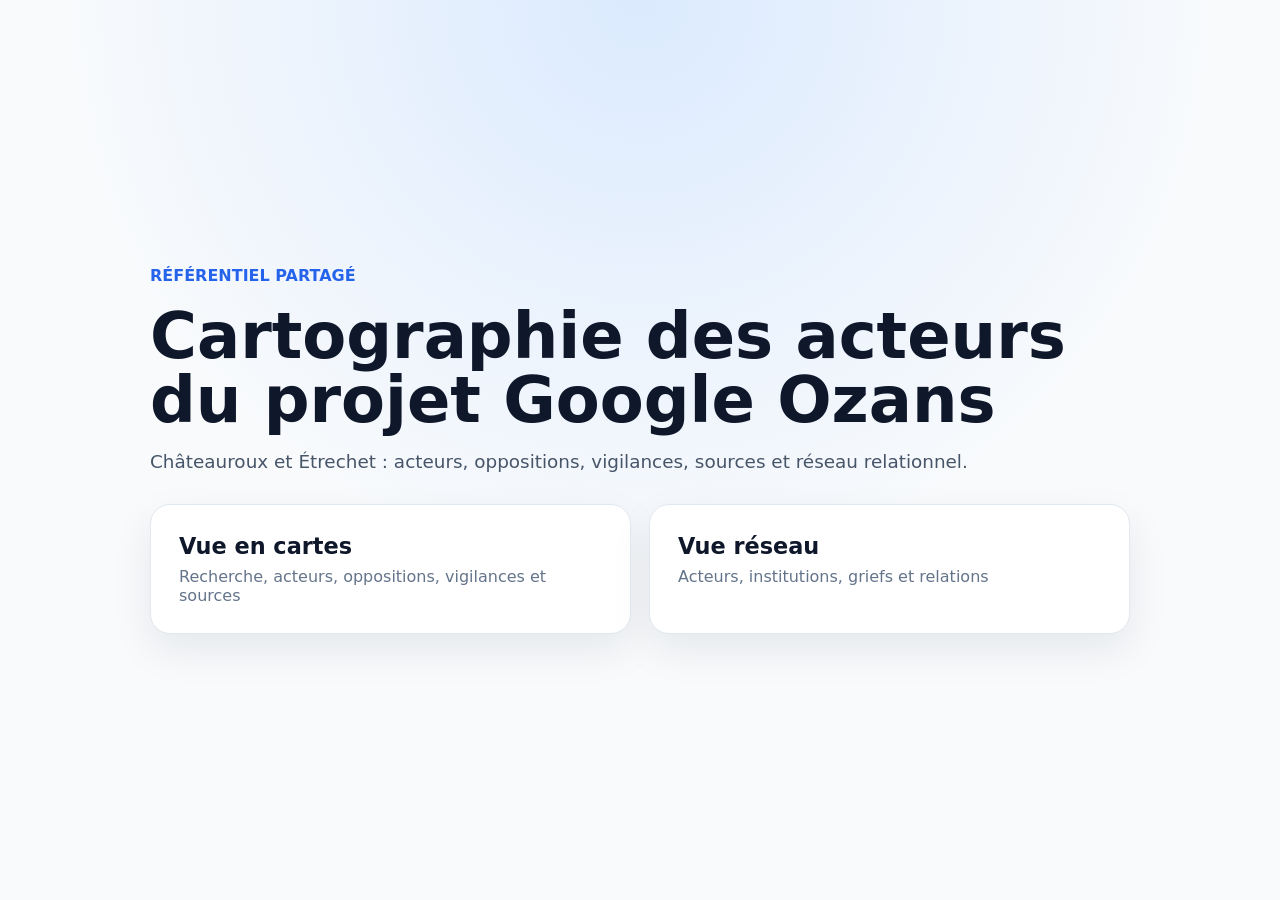
<file: index.html>
<!doctype html><html lang="fr"><head><meta charset="utf-8"><meta name="viewport" content="width=device-width,initial-scale=1"><title>Google Ozans — Châteauroux</title><link rel="stylesheet" href="assets/css/common.css">
<link rel="stylesheet" href="assets/css/landing.css"></head><body><main class="landing"><div class="hero"><span class="eyebrow">Référentiel partagé</span><h1>Cartographie des acteurs du projet Google Ozans</h1><p>Châteauroux et Étrechet : acteurs, oppositions, vigilances, sources et réseau relationnel.</p><div class="choices"><a class="choice" href="apps/cards/"><strong>Vue en cartes</strong><span>Recherche, acteurs, oppositions, vigilances et sources</span></a><a class="choice" href="apps/network/"><strong>Vue réseau</strong><span>Acteurs, institutions, griefs et relations</span></a></div></div></main></body></html>
</file>
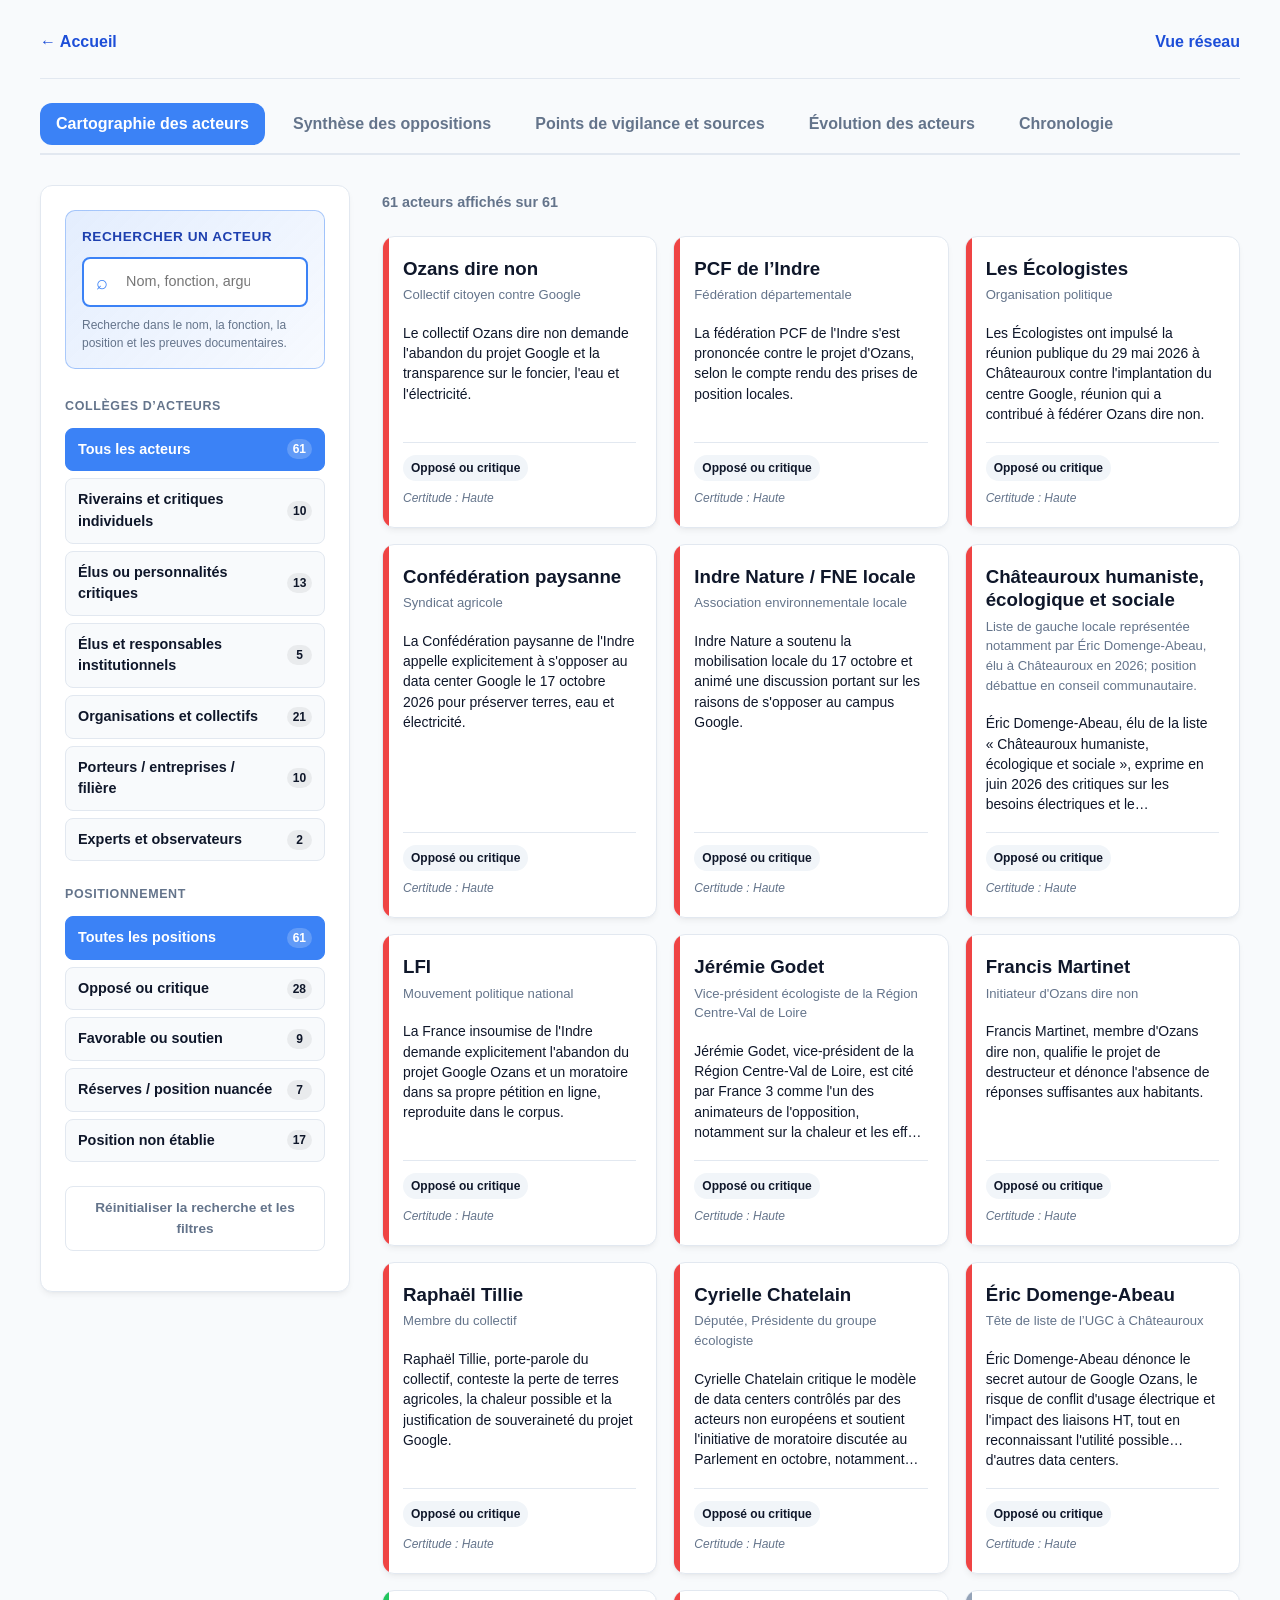
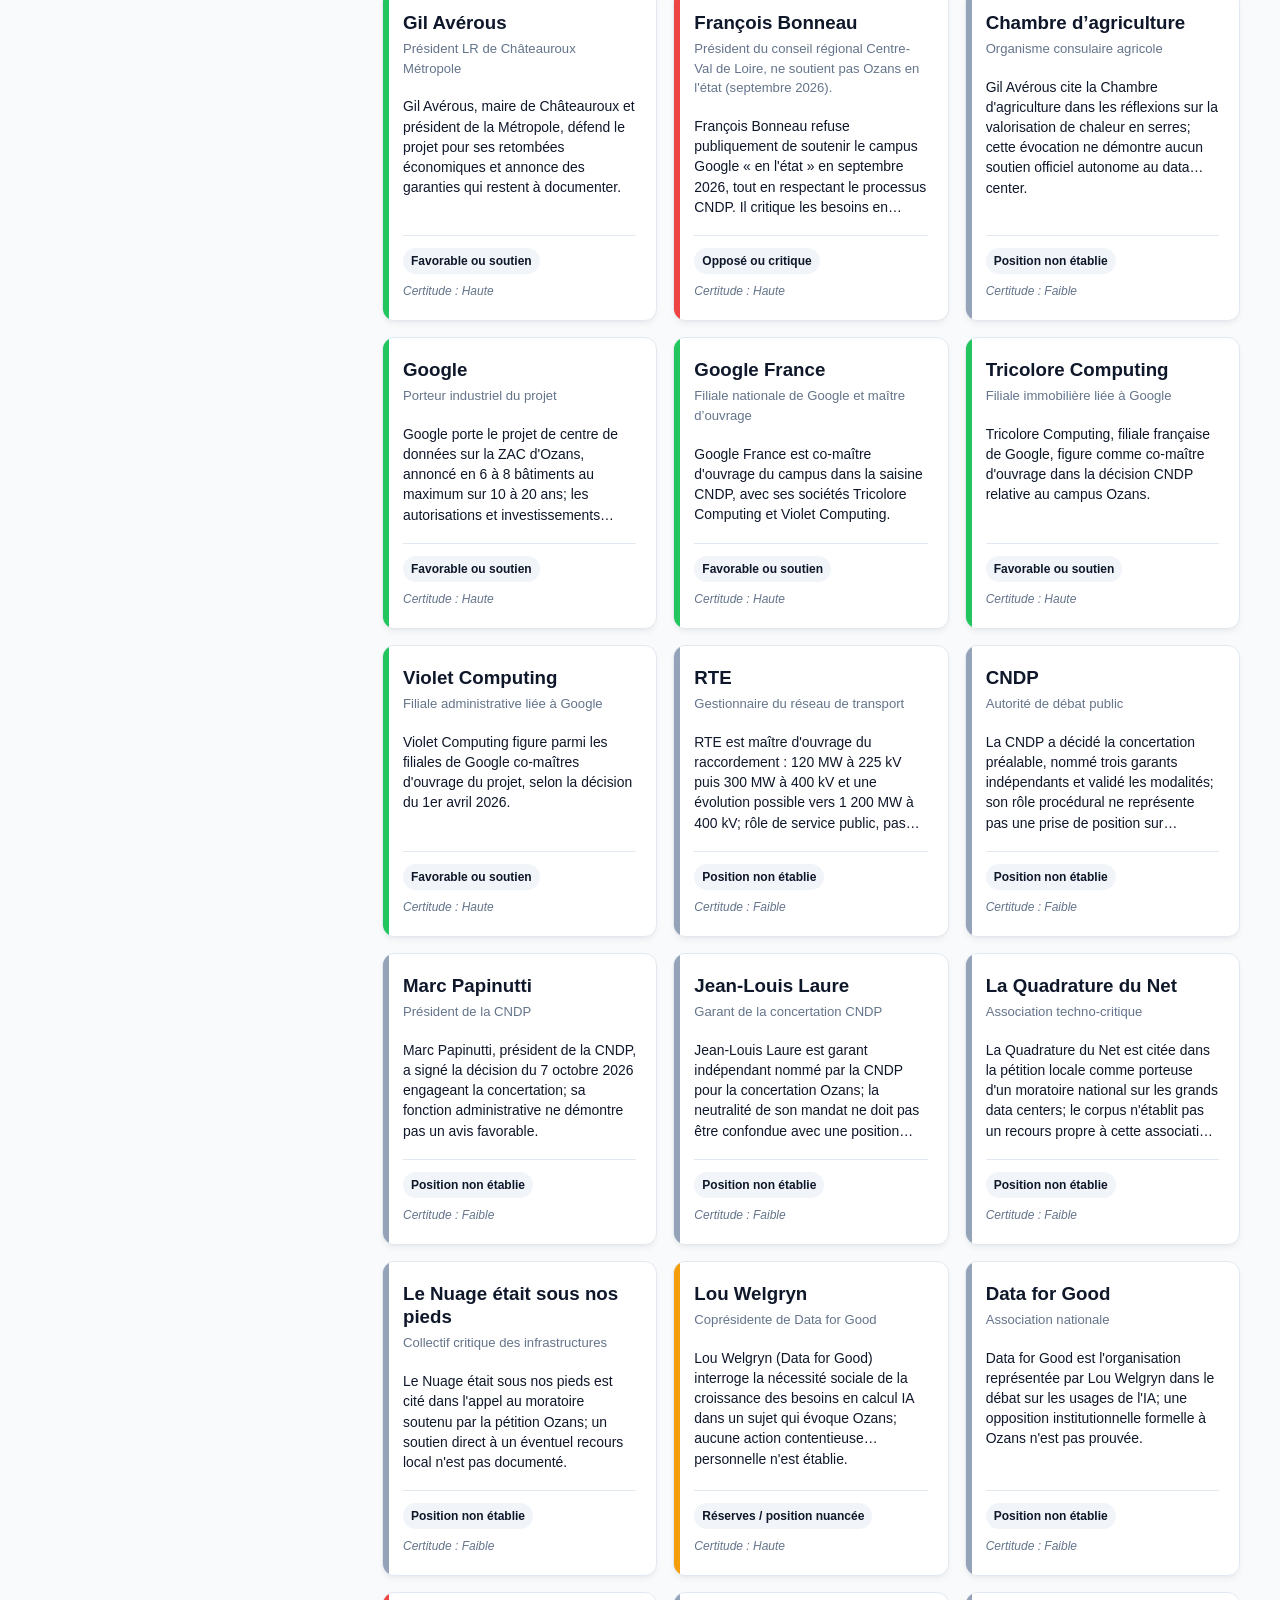
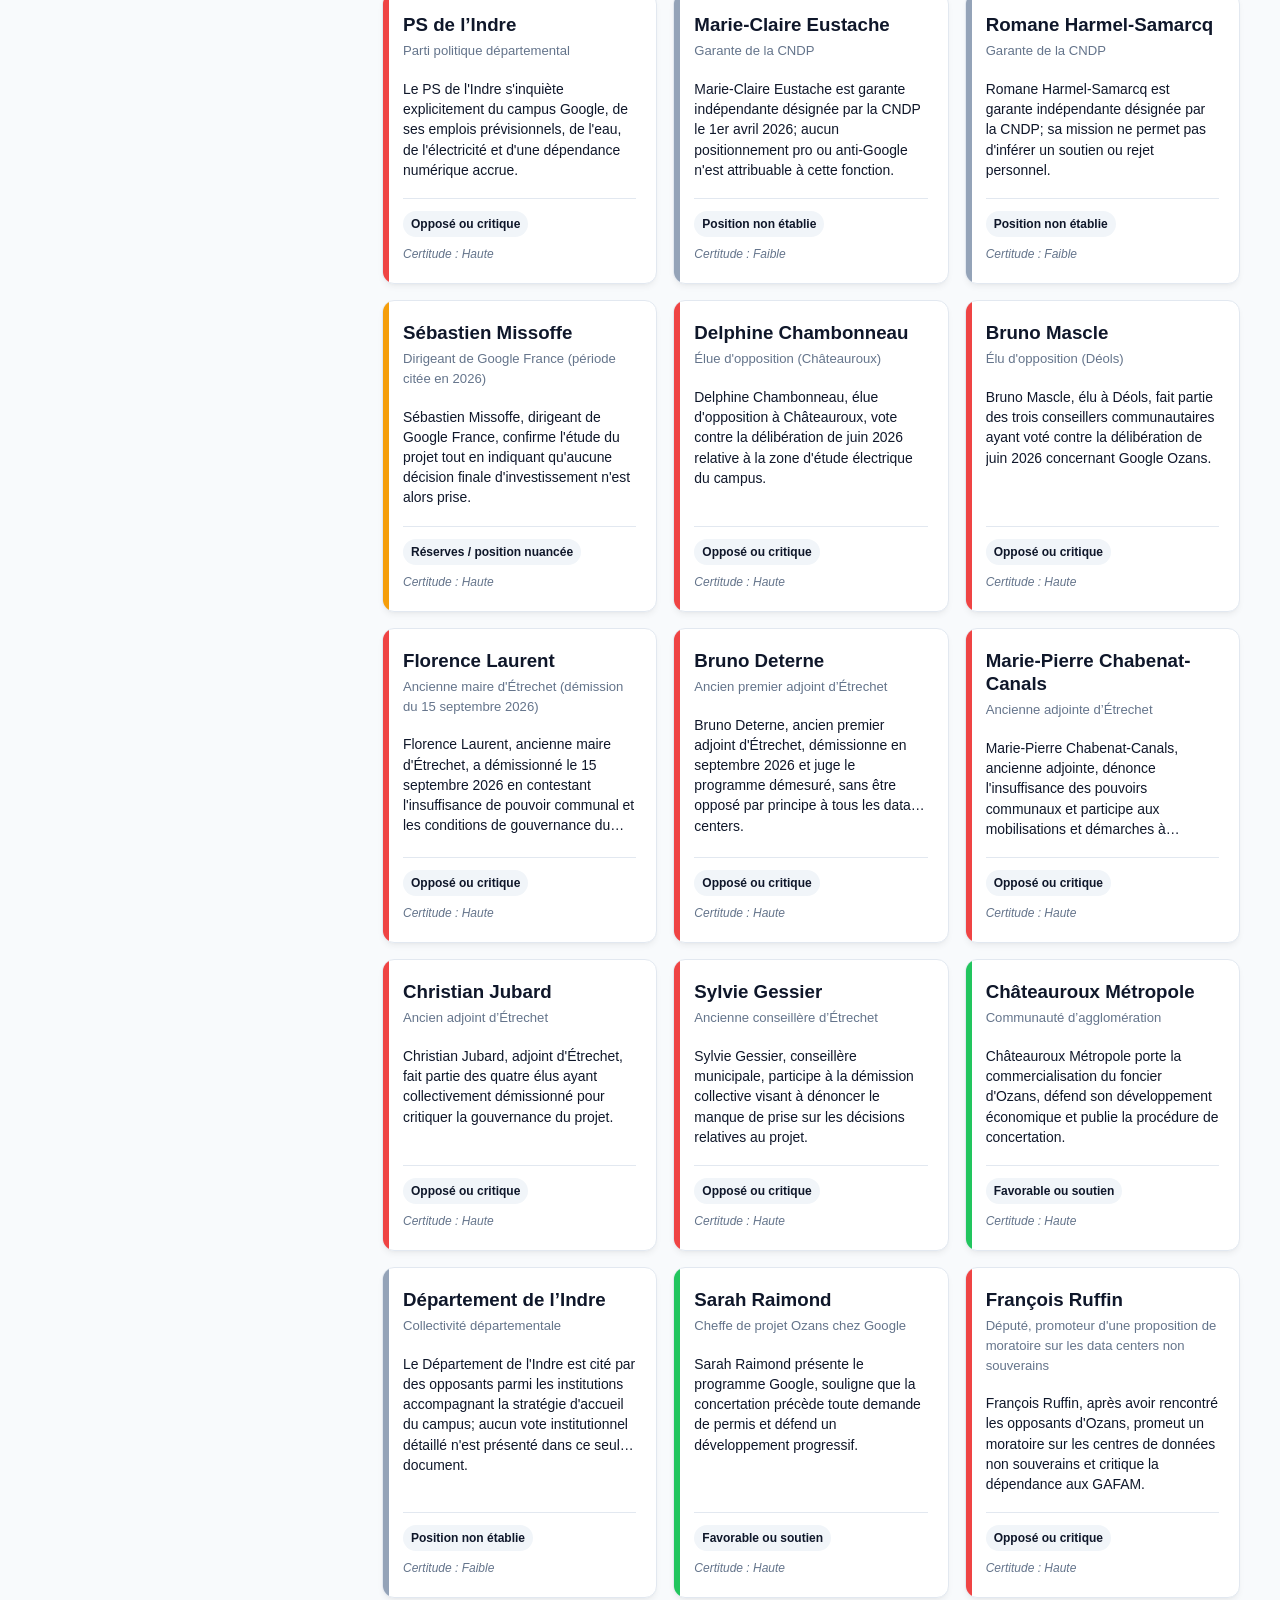
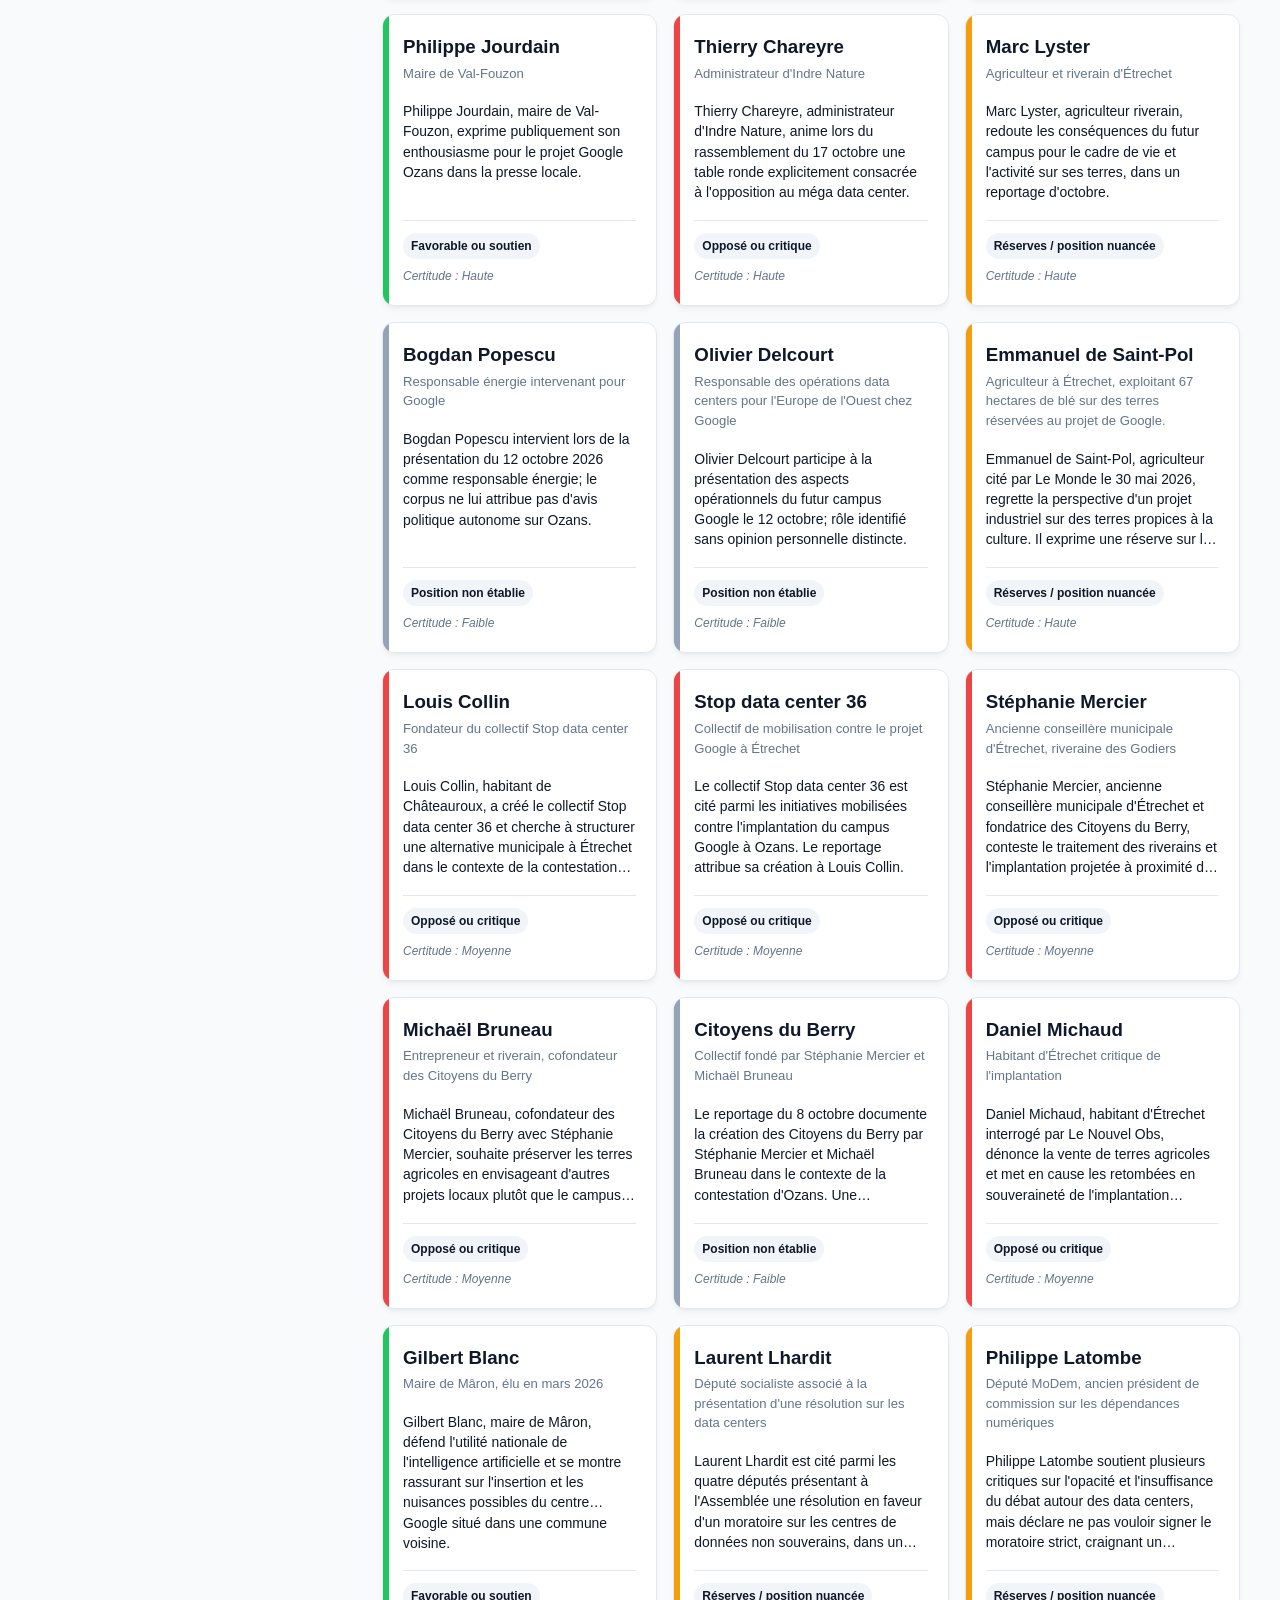
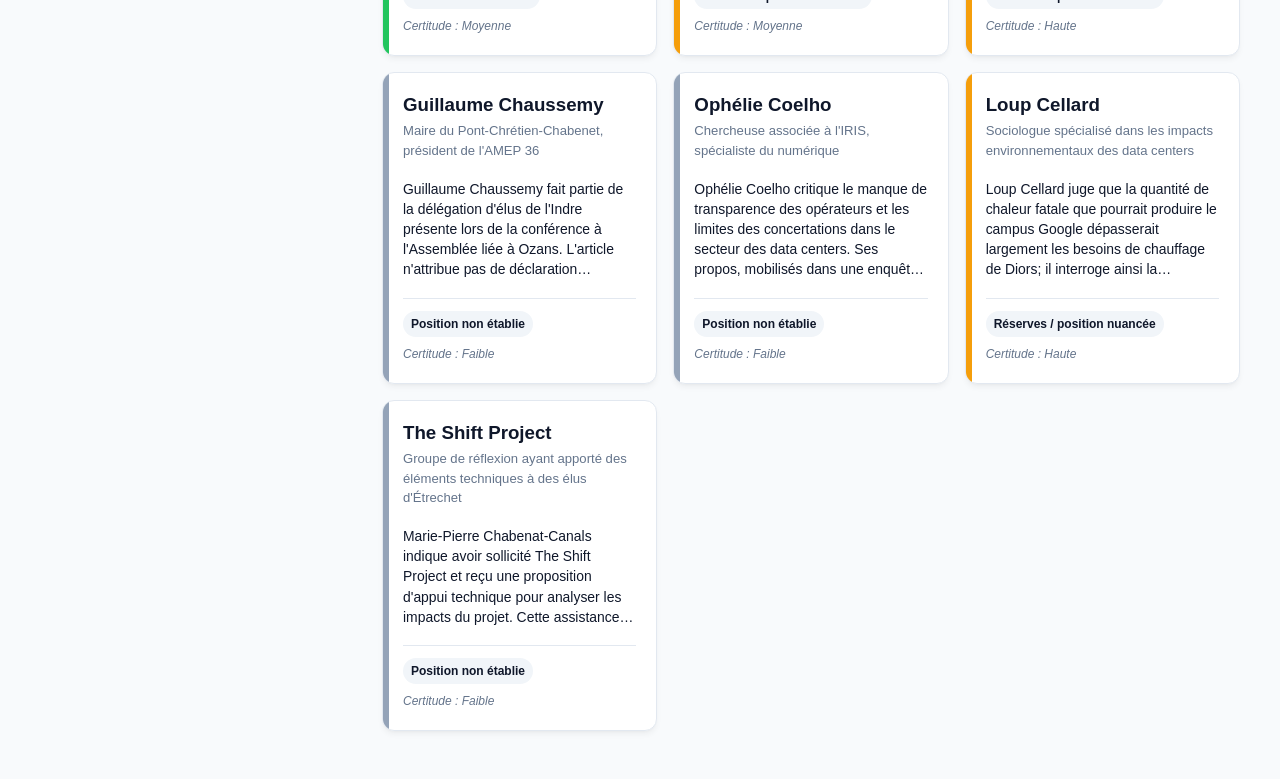
<file: apps/cards/index.html>
<!doctype html>
<html lang="fr">
<head>
  <meta charset="utf-8">
  <meta name="viewport" content="width=device-width,initial-scale=1">
  <title>Cartographie des acteurs — Châteauroux</title>
  <link rel="stylesheet" href="../../assets/css/cards.css">
  <link rel="stylesheet" href="../../assets/css/evolution.css?v=20261109-position">
  <link rel="stylesheet" href="../../assets/css/chronology.css">
</head>
<body>
  <div class="page-shell">
    <header class="page-header">
      <div class="header-main">
        <a class="back-link" href="../../">← Accueil</a>
        <div class="header-copy"><h1 id="title"></h1><p id="subtitle"></p></div>
        <a class="switch" href="../network/">Vue réseau</a>
      </div>
    </header>
    <nav class="tabs" aria-label="Navigation principale">
      <button class="tab-btn active" type="button" data-tab="carto" aria-selected="true">Cartographie des acteurs</button>
      <button class="tab-btn" type="button" data-tab="griefs" aria-selected="false">Synthèse des oppositions</button>
      <button class="tab-btn" type="button" data-tab="vigilance" aria-selected="false">Points de vigilance et sources</button>
      <button class="tab-btn" type="button" data-tab="evolution" aria-selected="false">Évolution des acteurs
</button>
      <button class="tab-btn" type="button" data-tab="chronology" aria-selected="false">Chronologie</button>
    </nav>
    <section id="tab-carto" class="tab-content active">
      <main class="layout">
        <aside class="filters-sidebar">
          <div class="search-section">
            <label class="search-label" for="search">Rechercher un acteur</label>
            <div class="search-wrapper">
              <span class="search-icon" aria-hidden="true">⌕</span>
              <input id="search" class="search-input" type="search" placeholder="Nom, fonction, argument..." autocomplete="off" aria-describedby="search-help">
              <button id="clear-search" class="clear-search" type="button" aria-label="Effacer la recherche">×</button>
            </div>
            <p id="search-help" class="search-help">Recherche dans le nom, la fonction, la position et les preuves documentaires.</p>
          </div>
          <section class="filter-section"><h2>Collèges d’acteurs</h2><div id="categories"></div></section>
          <section class="filter-section"><h2>Positionnement</h2><div id="stances"></div></section>
          <button id="reset" class="reset-filters-btn" type="button">Réinitialiser la recherche et les filtres</button>
          <p class="data-notice" id="notice"></p>
        </aside>
        <section class="actors-area"><div class="results-summary"><p id="count" class="results-count" aria-live="polite"></p></div><div id="grid" class="grid"></div></section>
      </main>
    </section>
    <section id="tab-griefs" class="tab-content"><div id="griefs-grid" class="griefs-grid"></div></section>
    <section id="tab-vigilance" class="tab-content">
      <article class="list-card"><h2>Points de vigilance majeurs</h2><div id="vigilance-list"></div></article>
      <article class="list-card"><h2>Sources répertoriées</h2><div id="sources-list"></div></article>
    </section>
    <section id="tab-evolution" class="tab-content">
      <div id="evolution-root"></div>
</section>
    <section id="tab-chronology" class="tab-content"><div class="chronology-shell"><div id="chronology-list" class="chrono-grid"></div><article class="list-card"><h2>Repères techniques et état d’avancement</h2><div id="fact-sheet" class="chrono-grid"></div></article></div></section>
  </div>
  <dialog id="dialog"><button class="close" type="button" aria-label="Fermer">×</button><div id="detail"></div></dialog>
  <script type="module" src="../../assets/js/cards.js?v=20261109-position"></script>
</body>
</html>
</file>
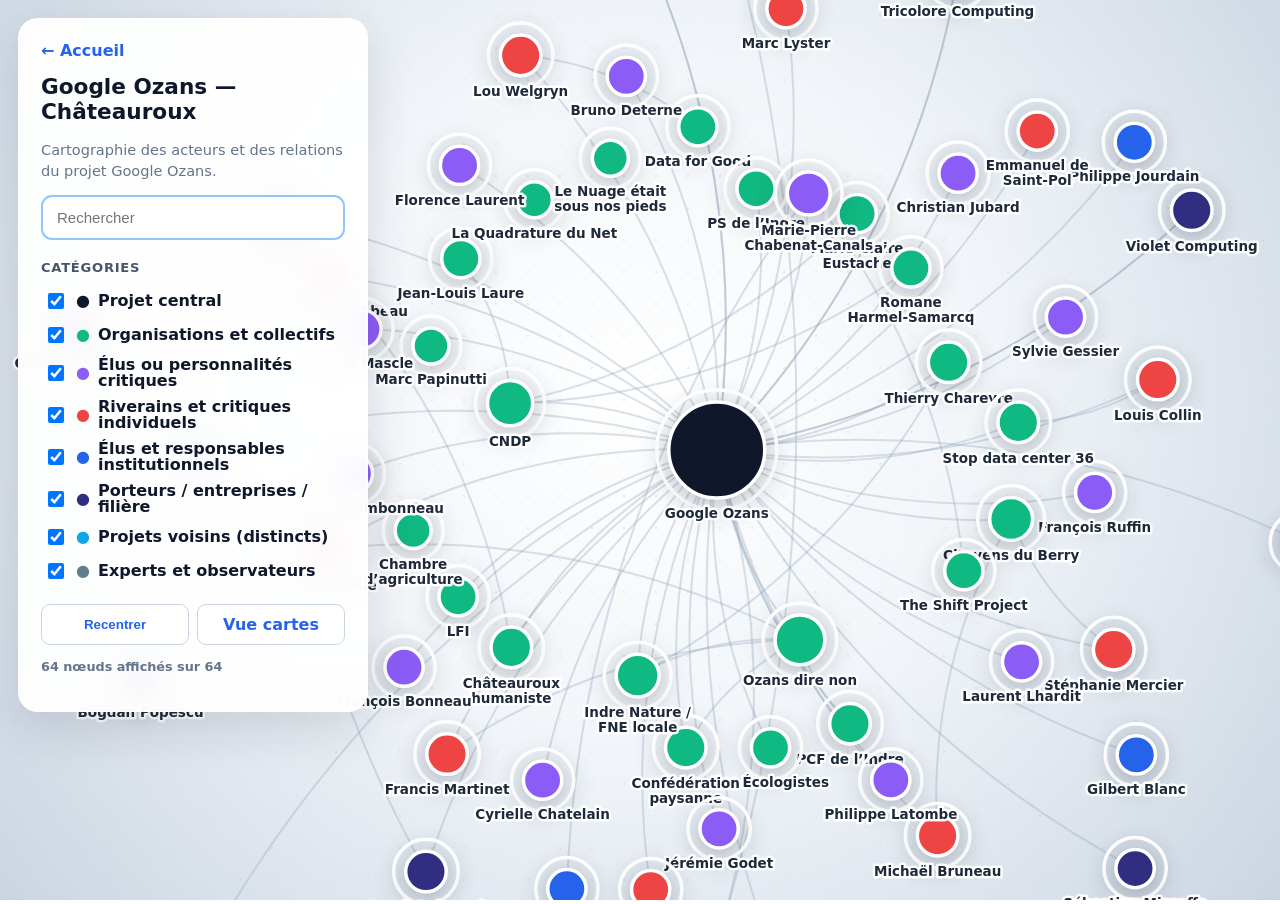
<file: apps/network/index.html>
<!doctype html><html lang="fr"><head><meta charset="utf-8"><meta name="viewport" content="width=device-width,initial-scale=1"><title>Vue réseau — Châteauroux / Google Ozans</title><link rel="stylesheet" href="../../assets/css/network.css"></head><body><div id="app"><svg id="svg"></svg><aside class="left"><a href="../../">← Accueil</a><h1>Google Ozans — Châteauroux</h1><p>Cartographie des acteurs et des relations du projet Google Ozans.</p><input id="search" type="search" placeholder="Rechercher"><h2>Catégories</h2><div id="filters"></div><div class="buttons"><button id="center">Recentrer</button><a href="../cards/">Vue cartes</a></div><p id="count"></p></aside><aside id="panel" class="right"><button id="close">×</button><div id="details"></div></aside><div id="tip"></div></div><script type="module" src="../../assets/js/network.js"></script></body></html>
</file>
<file: assets/css/common.css>
* { box-sizing: border-box; }
html { color-scheme: light; }
button, input { font: inherit; }
a { color: inherit; }
</file>
<file: assets/css/landing.css>
*{box-sizing:border-box}body{margin:0;font-family:Inter,system-ui;background:#f8fafc;color:#0f172a}.landing{min-height:100vh;display:grid;place-items:center;padding:32px;background:radial-gradient(circle at top,#dbeafe,#f8fafc 52%)}.hero{max-width:980px}.eyebrow{color:#2563eb;font-weight:800;text-transform:uppercase}.hero h1{font-size:clamp(2.2rem,5vw,4.6rem);line-height:1;margin:.3em 0}.hero p{font-size:1.15rem;color:#475569}.choices{display:grid;grid-template-columns:repeat(2,1fr);gap:18px;margin-top:32px}.choice{display:flex;flex-direction:column;gap:8px;text-decoration:none;color:inherit;background:white;padding:28px;border-radius:20px;border:1px solid #e2e8f0;box-shadow:0 16px 40px #0f172a14}.choice:hover{transform:translateY(-4px);border-color:#60a5fa}.choice strong{font-size:1.4rem}.choice span{color:#64748b}@media(max-width:700px){.choices{grid-template-columns:1fr}}
</file>
<file: assets/css/cards.css>
:root{--blue:#3b82f6;--blue-dark:#1d4ed8;--blue-light:#eff6ff;--border:#e2e8f0;--bg:#f8fafc;--text:#0f172a;--muted:#64748b;--radius:12px;--shadow:0 4px 6px -1px rgb(0 0 0/.05),0 2px 4px -2px rgb(0 0 0/.05)}
*{box-sizing:border-box}body{margin:0;background:var(--bg);color:var(--text);font-family:Inter,-apple-system,BlinkMacSystemFont,"Segoe UI",sans-serif;line-height:1.5}.page-shell{width:min(1200px,calc(100% - 48px));margin:0 auto;padding-bottom:48px}.page-header{margin-bottom:24px;border-bottom:1px solid var(--border);padding:30px 0 24px}.header-main{display:flex;align-items:center;gap:24px}.header-copy{flex:1;min-width:0}.header-copy h1{margin:0 0 6px;font-size:clamp(1.8rem,3vw,2.25rem);font-weight:800;letter-spacing:-.025em}.header-copy p{max-width:950px;margin:0;color:var(--muted);font-size:1.05rem}.back-link,.switch{flex:0 0 auto;color:var(--blue-dark);font-weight:700;text-decoration:none}.back-link:hover,.switch:hover{text-decoration:underline}.tabs{display:flex;flex-wrap:wrap;gap:12px;margin-bottom:30px;border-bottom:2px solid var(--border);padding-bottom:8px}.tab-btn{border:0;border-radius:var(--radius);padding:9px 16px;background:transparent;color:var(--muted);font:inherit;font-weight:700;cursor:pointer;transition:.2s}.tab-btn:hover{background:var(--border);color:var(--text)}.tab-btn.active{background:var(--blue);color:#fff}.tab-btn:focus-visible{outline:3px solid rgb(59 130 246/.3);outline-offset:2px}.tab-content{display:none;animation:fade-in .2s ease-out}.tab-content.active{display:block}@keyframes fade-in{from{opacity:0;transform:translateY(4px)}to{opacity:1;transform:none}}.layout{display:grid;grid-template-columns:310px minmax(0,1fr);gap:32px;align-items:start}.filters-sidebar{position:sticky;top:24px;min-width:0;border:1px solid var(--border);border-radius:var(--radius);padding:24px;background:#fff;box-shadow:var(--shadow)}.actors-area{min-width:0}.results-summary{display:flex;align-items:center;min-height:35px;margin-bottom:16px}.results-count{margin:0;color:var(--muted);font-size:.9rem;font-weight:700}.search-section{margin-bottom:28px;border:1px solid rgb(59 130 246/.4);border-radius:10px;padding:16px;background:linear-gradient(135deg,rgb(59 130 246/.14),rgb(59 130 246/.04))}.search-label{display:block;margin-bottom:10px;color:#1e40af;font-size:.85rem;font-weight:800;letter-spacing:.04em;text-transform:uppercase}.search-wrapper{position:relative}.search-icon{position:absolute;top:50%;left:14px;z-index:1;transform:translateY(-50%);color:var(--blue);font-size:1.25rem;pointer-events:none}.search-input{width:100%;min-height:48px;border:2px solid var(--blue);border-radius:8px;outline:0;padding:12px 42px;background:#fff;color:var(--text);font:inherit;font-size:.9rem;font-weight:500;transition:.2s}.search-input:focus{border-color:var(--blue-dark);box-shadow:0 0 0 4px rgb(59 130 246/.18)}.clear-search{position:absolute;top:50%;right:10px;display:none;align-items:center;justify-content:center;width:28px;height:28px;transform:translateY(-50%);border:0;border-radius:50%;background:var(--border);color:var(--muted);font-size:1rem;font-weight:800;cursor:pointer}.clear-search.visible{display:inline-flex}.search-help{margin:9px 0 0;color:var(--muted);font-size:.75rem}.filter-section{margin-bottom:24px}.filter-section h2{margin:0 0 12px;color:var(--muted);font-size:.78rem;letter-spacing:.05em;text-transform:uppercase}.filter{display:flex;align-items:center;justify-content:space-between;gap:12px;width:100%;margin:7px 0;border:1px solid var(--border);border-radius:8px;padding:10px 12px;background:var(--bg);color:var(--text);font:inherit;font-size:.9rem;font-weight:600;text-align:left;cursor:pointer;transition:.2s}.filter:hover,.filter.active{border-color:var(--blue);background:var(--blue);color:#fff}.filter b{min-width:25px;border-radius:10px;padding:1px 6px;background:rgb(0 0 0/.06);font-size:.75rem;text-align:center}.filter:hover b,.filter.active b{background:rgb(255 255 255/.2)}.reset-filters-btn{width:100%;border:1px solid var(--border);border-radius:8px;padding:11px;background:#fff;color:var(--muted);font:inherit;font-size:.85rem;font-weight:700;cursor:pointer}.reset-filters-btn:hover{border-color:var(--blue);background:var(--blue-light);color:var(--blue-dark)}.data-notice{margin:16px 0 0;color:var(--muted);font-size:.75rem}.grid{display:grid;grid-template-columns:repeat(auto-fill,minmax(220px,1fr));gap:16px}.card{position:relative;display:flex;flex-direction:column;min-width:0;min-height:240px;overflow:hidden;border:1px solid var(--border);border-radius:var(--radius);padding:20px;background:#fff;box-shadow:var(--shadow);cursor:pointer;transition:.2s}.card:before{content:"";position:absolute;inset:0 auto 0 0;width:6px;background:var(--stance)}.card:hover{transform:translateY(-4px);box-shadow:0 10px 15px -3px rgb(0 0 0/.1)}.card h3{margin:0 0 5px;line-height:1.25;overflow-wrap:anywhere}.role,.muted{color:var(--muted)}.role{font-size:.82rem}.position{display:-webkit-box;flex:1;margin:18px 0;overflow:hidden;font-size:.87rem;line-height:1.45;-webkit-line-clamp:5;-webkit-box-orient:vertical}.footer{display:flex;flex-direction:column;align-items:flex-start;gap:8px;margin-top:auto;border-top:1px solid var(--border);padding-top:12px;font-size:.75rem}.badge{display:inline-flex;border-radius:999px;padding:4px 8px;background:#f1f5f9;font-weight:800}.footer span:last-child{display:block;color:var(--muted);font-style:italic;text-align:left}.griefs-grid{display:grid;grid-template-columns:repeat(auto-fit,minmax(380px,1fr));gap:24px}.grief-card,.list-card{border:1px solid var(--border);border-radius:var(--radius);padding:28px;background:#fff;box-shadow:var(--shadow)}.grief-card h2,.list-card h2{margin:0 0 16px}.grief-card h2{font-size:1.25rem}.grief-card p{margin:0;color:#334155;line-height:1.65}.list-card{margin-bottom:24px}.vigilance-item,.source-item{padding:16px 0;border-bottom:1px solid var(--border)}.vigilance-item:last-child,.source-item:last-child{border-bottom:0}.vigilance-item h3,.source-item h3{margin:0 0 6px;font-size:1rem}.vigilance-item p{margin:0;color:#475569}.source-meta{color:var(--muted);font-size:.8rem}.source-link{color:var(--blue-dark);font-weight:700}.source-status{display:inline-flex;margin-top:7px;border-radius:999px;padding:3px 8px;background:#fef3c7;color:#92400e;font-size:.75rem;font-weight:700}dialog{width:min(760px,calc(100% - 28px));max-height:calc(100vh - 40px);overflow:auto;border:0;border-radius:20px;padding:28px;box-shadow:0 30px 80px rgb(15 23 42/.35)}dialog::backdrop{background:rgb(15 23 42/.6)}.close{float:right;width:34px;height:34px;border:0;border-radius:50%;background:var(--border);cursor:pointer}.proof{margin:10px 0;border-left:4px solid var(--blue);border-radius:8px;padding:12px;background:var(--bg)}.relation{margin:8px 0;border:1px solid var(--border);border-radius:10px;padding:12px}.relation button{border:0;background:none;color:var(--blue-dark);font-weight:800;cursor:pointer}@media(max-width:900px){.page-shell{width:min(100% - 32px,1200px)}.header-main{align-items:flex-start;flex-wrap:wrap}.layout{grid-template-columns:1fr}.filters-sidebar{position:static}.griefs-grid{grid-template-columns:1fr}}@media(max-width:650px){.page-shell{width:min(100% - 24px,1200px)}.tab-btn{flex:1 1 100%}.grid{grid-template-columns:1fr}.footer{flex-direction:column}.footer span:last-child{text-align:left}}
</file>
<file: assets/css/evolution.css>
/* Styles isolés de l'onglet Évolution */
.evolution-app { display: grid; gap: 22px; }
.evolution-top { display: flex; align-items: center; justify-content: space-between; gap: 20px; flex-wrap: wrap; }
.evolution-top h2 { margin: 0 0 4px; font-size: 1.55rem; }
.evolution-top p { margin: 0; color: var(--muted, #64748b); }
.evolution-modes { display: flex; gap: 5px; padding: 5px; border-radius: 12px; background: #e2e8f0; }
.evolution-modes button { border: 0; padding: 10px 16px; border-radius: 9px; cursor: pointer; background: transparent; color: #475569; font-weight: 700; }
.evolution-modes button.is-active { background: #fff; color: #1d4ed8; box-shadow: 0 2px 5px #0f172a16; }
.evolution-metrics { display: grid; grid-template-columns: repeat(3, minmax(0, 1fr)); gap: 12px; }
.evolution-metric, .evolution-panel { background: #fff; border: 1px solid var(--border, #e2e8f0); border-radius: 12px; box-shadow: var(--shadow, 0 3px 8px #0f172a0a); }
.evolution-metric { padding: 18px; display: grid; gap: 5px; }
.evolution-metric span { font-size: .85rem; color: var(--muted, #64748b); }
.evolution-metric strong { font-size: 2rem; font-variant-numeric: tabular-nums; }
.evolution-panel { padding: 24px; min-width: 0; }
.evolution-section-title { display: flex; justify-content: space-between; align-items: center; gap: 18px; flex-wrap: wrap; margin-bottom: 18px; }
.evolution-section-title h3 { margin: 0; font-size: 1.1rem; }
.evolution-section-title label { display: flex; align-items: center; gap: 8px; color: #475569; font-size: .85rem; font-weight: 600; }
.evolution-section-title select, .evolution-section-title input { padding: 9px 12px; border: 1px solid #cbd5e1; border-radius: 9px; background: #fff; color: #0f172a; font: inherit; min-width: 160px; }
.evolution-chart { width: 100%; overflow-x: auto; }
.evolution-chart svg { display: block; height: auto; max-height: 400px; }
.evolution-legend { display: flex; flex-wrap: wrap; gap: 9px; margin-top: 16px; }
.evolution-legend-button { display: inline-flex; align-items: center; gap: 7px; border: 1px solid #cbd5e1; border-radius: 999px; padding: 6px 10px; background: #fff; color: #64748b; font-size: .82rem; cursor: pointer; opacity: .5; }
.evolution-legend-button.is-on { opacity: 1; color: #0f172a; }
.evolution-swatch { display: inline-block; flex-shrink: 0; width: 12px; height: 12px; border-radius: 3px; }
.evolution-hint { font-size: .83rem; color: var(--muted, #64748b); }
.evolution-roster { display: grid; gap: 9px; }
.evolution-person { display: flex; align-items: flex-start; gap: 12px; padding: 12px; border-radius: 9px; border: 1px solid #e2e8f0; }
.evolution-person .evolution-swatch { margin-top: 5px; }
.evolution-person strong { display: block; font-size: .92rem; }
.evolution-person small { display: block; color: #64748b; margin-top: 3px; line-height: 1.45; }
.evolution-warning { color: #92400e; font-size: .85rem; }
.evolution-empty h2 { margin-top: 0; }
@media (max-width: 650px) {
  .evolution-metrics { grid-template-columns: 1fr; }
  .evolution-panel { padding: 15px; } 
  .evolution-section-title { align-items: stretch; flex-direction: column; }
  .evolution-section-title input { width: 100%; }
}

/* Châteauroux — mode « Par position » */
#tab-evolution .evolution-modes{flex-wrap:wrap}
#tab-evolution .evolution-modes button{white-space:nowrap}
@media(max-width:850px){#tab-evolution .evolution-modes{width:100%}}
</file>
<file: assets/css/chronology.css>
/* Chronologie dans la charte des cartes Châteauroux existantes. */
.chronology-shell{max-width:1550px;margin:0 auto;padding:25px 4vw 55px}
.chrono-grid{display:grid;grid-template-columns:repeat(auto-fill,minmax(340px,1fr));gap:18px}
.chrono-card{border:1px solid #e2e8f0;background:white;border-radius:16px;padding:22px;box-shadow:0 6px 22px #0f172a0b;line-height:1.5}
.chrono-card h3{font-size:1.08rem;margin:8px 0}.chrono-card p{margin:8px 0}.chrono-card small{display:block;border-top:1px solid #e2e8f0;margin-top:14px;padding-top:10px;line-height:1.6}
.chrono-card small a{color:#2563eb}.chrono-date{font-size:.76rem;font-weight:800;color:#2563eb}.chrono-card.future .chrono-date{color:#b45309}
.chronology-shell>.list-card{margin-top:26px}
</file>
<file: assets/css/network.css>
*{box-sizing:border-box}body{margin:0;font-family:Inter,system-ui,-apple-system,"Segoe UI",sans-serif;overflow:hidden;color:#0f172a}#app{width:100vw;height:100vh;background:radial-gradient(circle at 50% 44%,#fff 0,#f1f5f9 44%,#cbd5e1 100%);position:relative}#app:before{content:"";position:absolute;inset:0;background-image:radial-gradient(#94a3b8 1px,transparent 1px);background-size:32px 32px;opacity:.22;pointer-events:none}svg{position:relative;width:100%;height:100%;cursor:grab}.left,.right{position:absolute;top:18px;background:#fffffff0;backdrop-filter:blur(16px);border:1px solid #ffffffcc;border-radius:20px;box-shadow:0 16px 50px #0f172a22;padding:22px;z-index:5}.left{left:18px;width:350px;max-height:calc(100vh - 36px);overflow:auto}.right{right:18px;width:430px;max-height:calc(100vh - 36px);overflow:auto;transform:translateX(120%);opacity:0;pointer-events:none;transition:transform .3s,opacity .3s}.right.active{transform:none;opacity:1;pointer-events:auto}.left>a{color:#2563eb;font-weight:750;text-decoration:none}.left h1{font-size:1.35rem;margin:14px 0 4px}.left>p{color:#64748b;font-size:.91rem;line-height:1.45}.left input{width:100%;padding:12px 14px;border:2px solid #93c5fd;border-radius:11px;font-size:.94rem}.left h2{font-size:.82rem;text-transform:uppercase;letter-spacing:.055em;color:#475569;margin:20px 0 9px}.check{display:grid;grid-template-columns:20px 14px minmax(0,1fr);align-items:center;column-gap:8px;min-height:34px;padding:5px 7px;border-radius:8px;font-size:.94rem;font-weight:600;line-height:1.25}.check:hover{background:#f1f5f9}.check input{width:16px;height:16px;margin:0}.check span{font-size:1rem;line-height:1}.buttons{display:flex;gap:8px;margin-top:16px}.buttons button,.buttons a{flex:1;padding:10px;text-align:center;border:1px solid #cbd5e1;border-radius:9px;background:white;text-decoration:none;color:#2563eb;font-weight:750}.right>button{float:right;border:0;border-radius:50%;width:34px;height:34px;font-size:1.1rem}.node{cursor:pointer;transition:opacity .22s}.node circle{stroke:#fff;stroke-width:3.5;filter:drop-shadow(0 5px 9px #0f172a3b);transition:transform .22s,filter .22s,stroke .22s,stroke-width .22s}.node text{font-size:13.5px;font-weight:800;text-anchor:middle;paint-order:stroke fill;stroke:#fffffff2;stroke-width:5px;stroke-linejoin:round;fill:#1e293b;pointer-events:none;transition:font-size .22s,opacity .22s}.node:hover circle,.node.active circle{transform:scale(1.2);stroke:#0f172a;stroke-width:4.5;filter:drop-shadow(0 8px 15px #0f172a55)}.node:hover text,.node.active text{font-size:15px}.node.dimmed{opacity:.12}.link{fill:none;stroke:#94a3b8;stroke-opacity:.34;stroke-width:2;cursor:pointer;transition:stroke .2s,stroke-opacity .2s,stroke-width .2s}.link:hover,.link.active{stroke:#2563eb;stroke-opacity:.95;stroke-width:4}.link.dimmed{stroke-opacity:.035}.hidden{display:none}.proof,.relationBox{padding:12px;margin:9px 0;background:#f8fafc;border-radius:9px;border-left:4px solid #2563eb;line-height:1.45}.right a{color:#2563eb}#tip{position:absolute;display:none;z-index:20;max-width:330px;background:#0f172af2;color:white;padding:10px 13px;border-radius:10px;font-size:.84rem;line-height:1.35;pointer-events:none;box-shadow:0 12px 30px #0f172a55}#tip strong{display:block;font-size:.92rem;margin-bottom:3px}#tip small{color:#cbd5e1}#count{font-size:.8rem;font-weight:700;color:#64748b}@media(max-width:780px){.left{width:calc(100% - 36px);max-height:40vh;top:auto;bottom:18px}.right{width:calc(100% - 36px);max-height:56vh}.node text{font-size:12px}}
</file>
